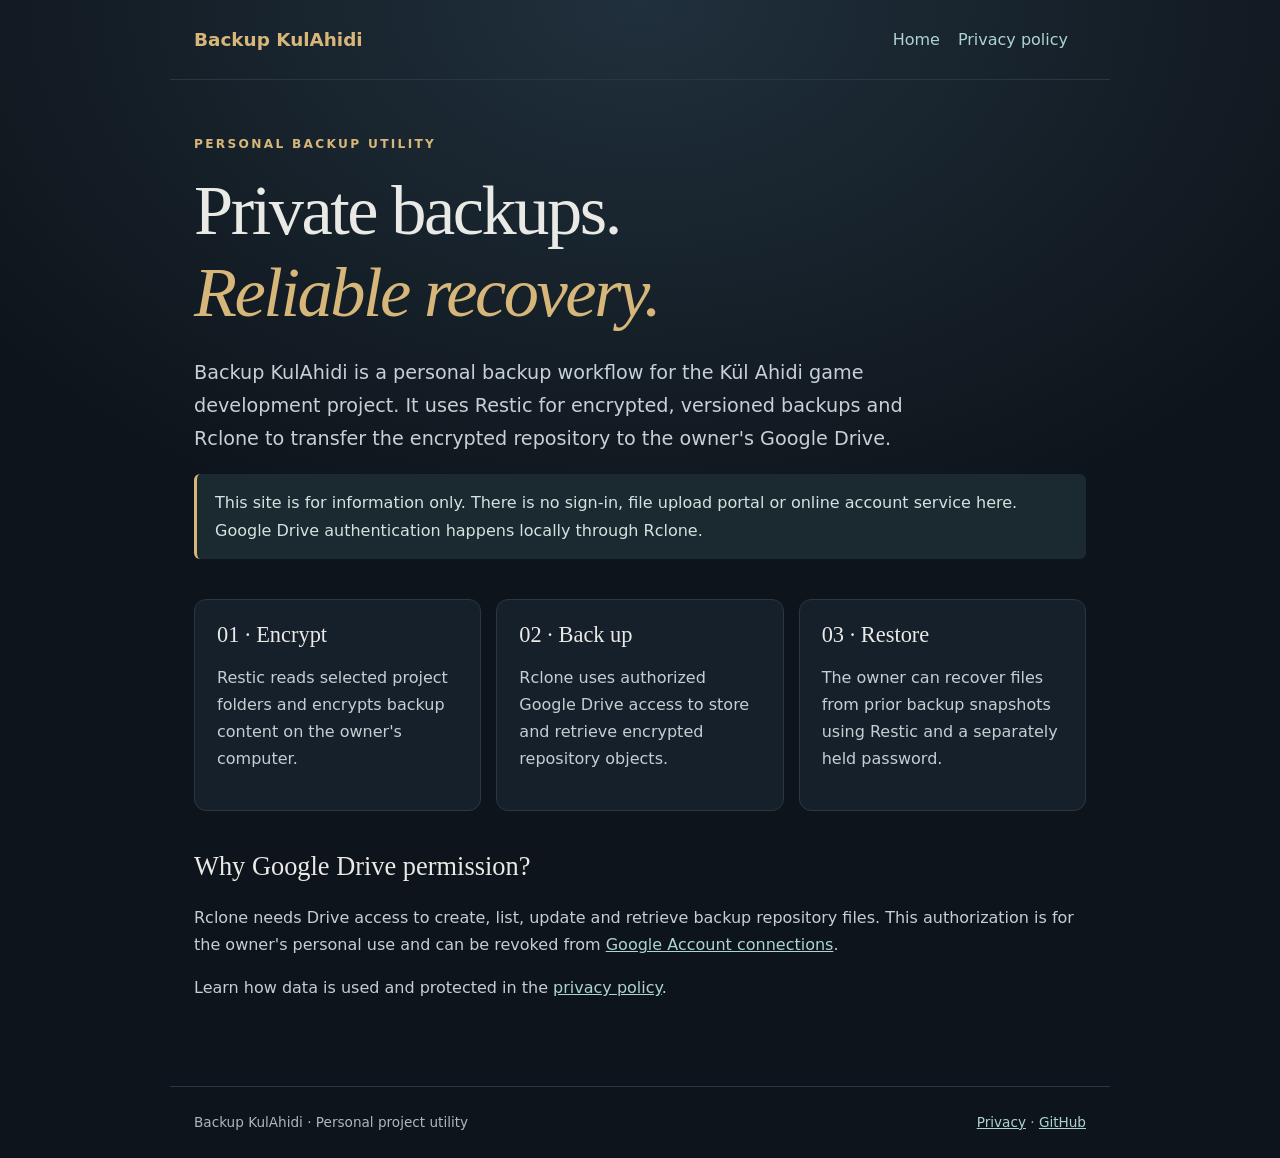
<file: index.html>
<!doctype html>
<html lang="en"><head><meta charset="utf-8"><meta name="viewport" content="width=device-width,initial-scale=1"><meta name="description" content="Backup KulAhidi is a personal encrypted backup workflow for the Kül Ahidi game development project."><title>Backup KulAhidi — Personal Backup Utility</title><link rel="stylesheet" href="styles.css"></head>
<body><header><a href="./"><strong>Backup KulAhidi</strong></a><nav><a href="./" aria-current="page">Home</a><a href="privacy.html">Privacy policy</a></nav></header>
<main><div class="eyebrow">PERSONAL BACKUP UTILITY</div><h1>Private backups.<br><em>Reliable recovery.</em></h1><p class="lead">Backup KulAhidi is a personal backup workflow for the Kül Ahidi game development project. It uses Restic for encrypted, versioned backups and Rclone to transfer the encrypted repository to the owner's Google Drive.</p>
<div class="note">This site is for information only. There is no sign-in, file upload portal or online account service here. Google Drive authentication happens locally through Rclone.</div>
<div class="grid"><section class="card"><h2>01 · Encrypt</h2><p>Restic reads selected project folders and encrypts backup content on the owner's computer.</p></section><section class="card"><h2>02 · Back up</h2><p>Rclone uses authorized Google Drive access to store and retrieve encrypted repository objects.</p></section><section class="card"><h2>03 · Restore</h2><p>The owner can recover files from prior backup snapshots using Restic and a separately held password.</p></section></div>
<h2>Why Google Drive permission?</h2><p>Rclone needs Drive access to create, list, update and retrieve backup repository files. This authorization is for the owner's personal use and can be revoked from <a href="https://myaccount.google.com/connections">Google Account connections</a>.</p><p>Learn how data is used and protected in the <a href="privacy.html">privacy policy</a>.</p></main><footer><span>Backup KulAhidi · Personal project utility</span><span><a href="privacy.html">Privacy</a> · <a href="https://github.com/KayraTU1">GitHub</a></span></footer></body></html>
</file>
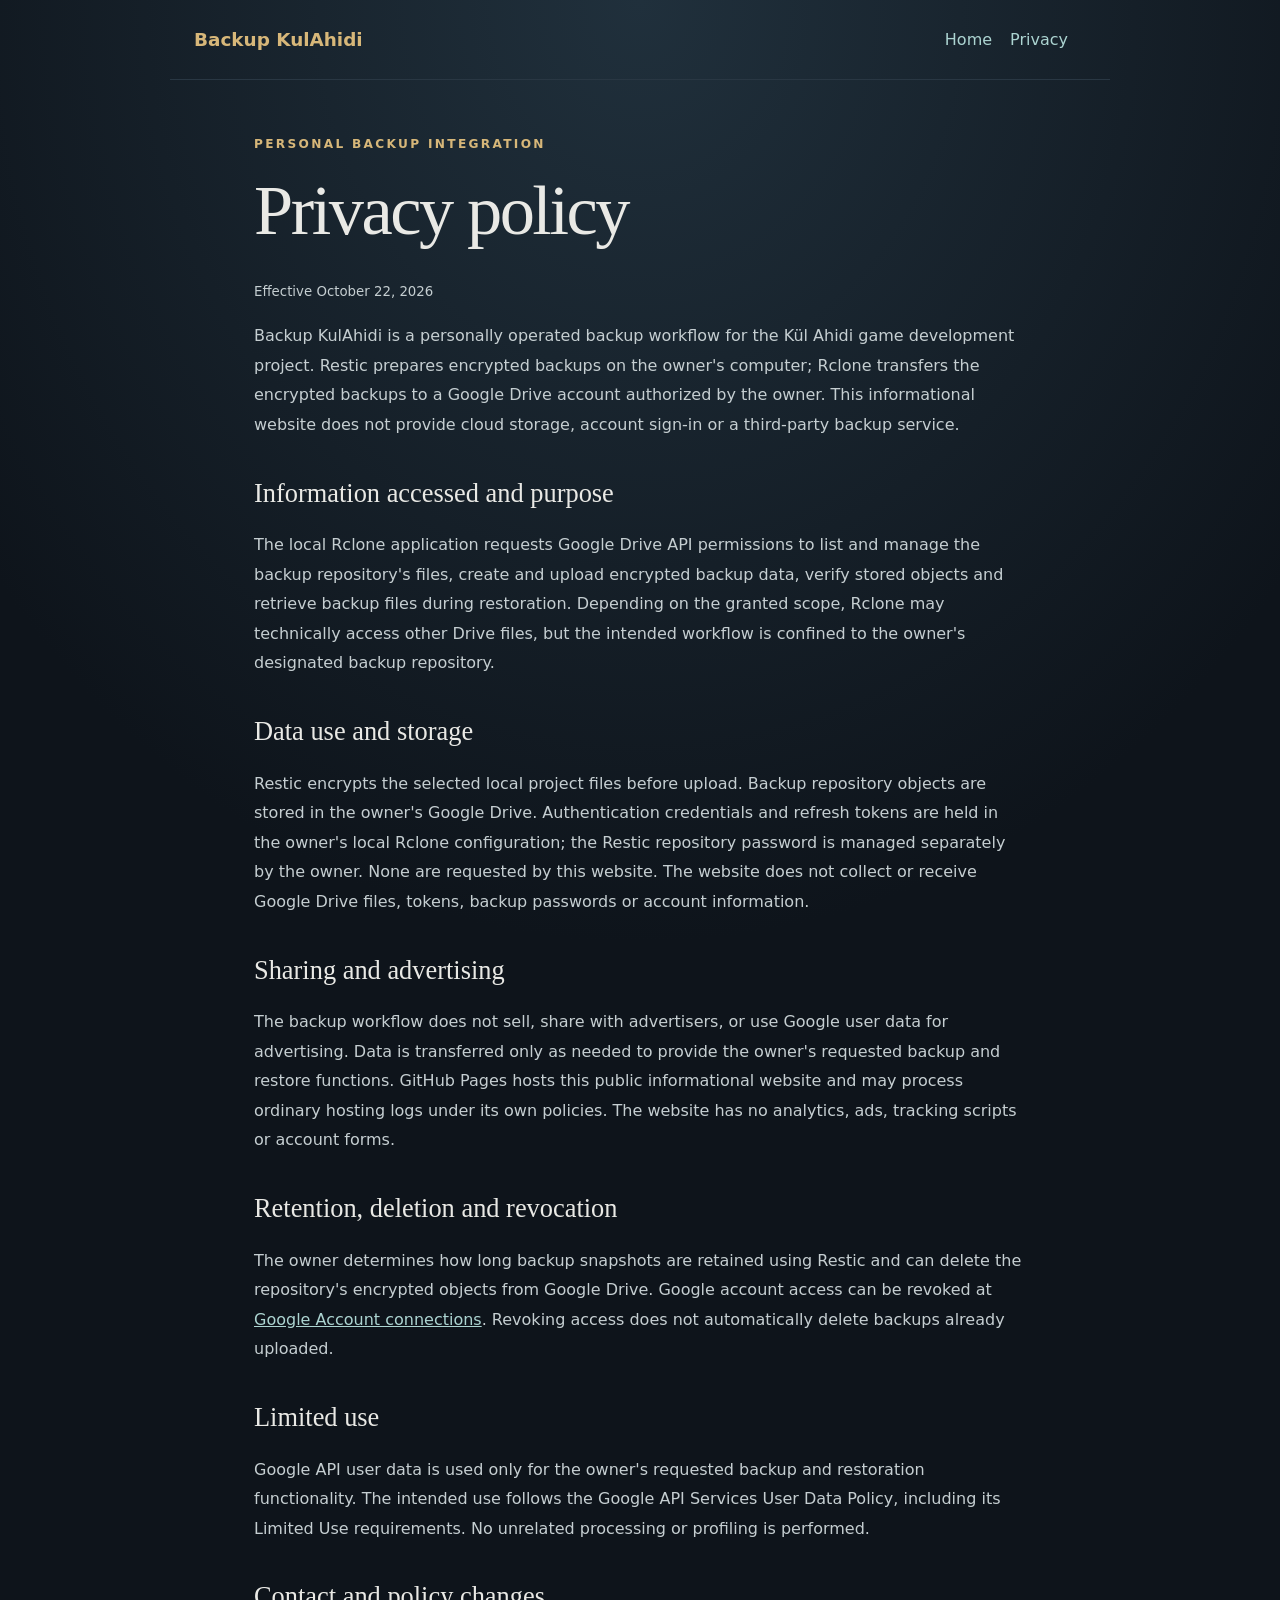
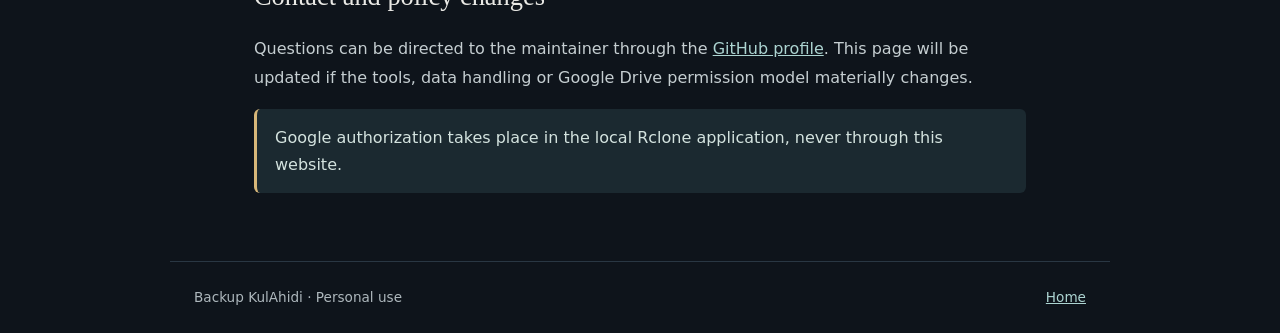
<file: privacy.html>
<!doctype html>
<html lang="en"><head><meta charset="utf-8"><meta name="viewport" content="width=device-width,initial-scale=1"><meta name="description" content="Privacy policy for Backup KulAhidi, a personal Google Drive backup integration."><title>Privacy Policy — Backup KulAhidi</title><link rel="stylesheet" href="styles.css"></head>
<body><header><a href="./"><strong>Backup KulAhidi</strong></a><nav><a href="./">Home</a><a href="privacy.html" aria-current="page">Privacy</a></nav></header><main class="policy"><div class="eyebrow">PERSONAL BACKUP INTEGRATION</div><h1>Privacy policy</h1><p><small>Effective October 22, 2026</small></p>
<p>Backup KulAhidi is a personally operated backup workflow for the Kül Ahidi game development project. Restic prepares encrypted backups on the owner's computer; Rclone transfers the encrypted backups to a Google Drive account authorized by the owner. This informational website does not provide cloud storage, account sign-in or a third-party backup service.</p>
<h2>Information accessed and purpose</h2><p>The local Rclone application requests Google Drive API permissions to list and manage the backup repository's files, create and upload encrypted backup data, verify stored objects and retrieve backup files during restoration. Depending on the granted scope, Rclone may technically access other Drive files, but the intended workflow is confined to the owner's designated backup repository.</p>
<h2>Data use and storage</h2><p>Restic encrypts the selected local project files before upload. Backup repository objects are stored in the owner's Google Drive. Authentication credentials and refresh tokens are held in the owner's local Rclone configuration; the Restic repository password is managed separately by the owner. None are requested by this website. The website does not collect or receive Google Drive files, tokens, backup passwords or account information.</p>
<h2>Sharing and advertising</h2><p>The backup workflow does not sell, share with advertisers, or use Google user data for advertising. Data is transferred only as needed to provide the owner's requested backup and restore functions. GitHub Pages hosts this public informational website and may process ordinary hosting logs under its own policies. The website has no analytics, ads, tracking scripts or account forms.</p>
<h2>Retention, deletion and revocation</h2><p>The owner determines how long backup snapshots are retained using Restic and can delete the repository's encrypted objects from Google Drive. Google account access can be revoked at <a href="https://myaccount.google.com/connections">Google Account connections</a>. Revoking access does not automatically delete backups already uploaded.</p>
<h2>Limited use</h2><p>Google API user data is used only for the owner's requested backup and restoration functionality. The intended use follows the Google API Services User Data Policy, including its Limited Use requirements. No unrelated processing or profiling is performed.</p>
<h2>Contact and policy changes</h2><p>Questions can be directed to the maintainer through the <a href="https://github.com/KayraTU1">GitHub profile</a>. This page will be updated if the tools, data handling or Google Drive permission model materially changes.</p>
<div class="note">Google authorization takes place in the local Rclone application, never through this website.</div></main><footer><span>Backup KulAhidi · Personal use</span><span><a href="./">Home</a></span></footer></body></html>
</file>
<file: styles.css>
:root{color-scheme:dark;--bg:#0e141b;--panel:#16202b;--line:#293743;--text:#e9e9e5;--muted:#aeb8bd;--accent:#d7b779;--link:#acd4d1}*{box-sizing:border-box}body{margin:0;background:radial-gradient(ellipse 85% 65% at top,#20303c 0%,var(--bg) 75%);font:16px/1.7 system-ui,-apple-system,"Segoe UI",sans-serif;color:var(--text)}a{color:var(--link)}header,main,footer{max-width:940px;margin:auto;padding:24px}header{display:flex;align-items:center;justify-content:space-between;gap:15px;border-bottom:1px solid var(--line)}header a{margin-right:18px;text-decoration:none}header strong{color:var(--accent);font-size:1.15rem}main{min-height:65vh;padding-top:54px;padding-bottom:68px}h1,h2{font-family:Georgia,serif;font-weight:400;line-height:1.16}h1{font-size:clamp(2.5rem,6vw,4.4rem);letter-spacing:-.035em;margin:15px 0 24px}h1 em{color:var(--accent)}h2{font-size:1.65rem;margin-top:38px}.eyebrow{font-size:.76rem;letter-spacing:.19em;color:var(--accent);font-weight:700}.lead{font-size:1.2rem;max-width:750px;color:#c7d1d4}.card{border:1px solid var(--line);background:var(--panel);border-radius:12px;padding:22px}.grid{display:grid;grid-template-columns:repeat(3,minmax(0,1fr));gap:15px;margin:40px 0}.card h2{font-size:1.4rem;margin:0 0 12px}.card p,p,li{color:#c5ced1}.note{border-left:3px solid var(--accent);padding:15px 18px;background:#1b2930;border-radius:6px;color:#d4e3df}.policy{max-width:820px}.policy p{line-height:1.85}footer{border-top:1px solid var(--line);display:flex;justify-content:space-between;gap:16px;color:var(--muted);font-size:.85rem}@media(max-width:680px){.grid{grid-template-columns:1fr}header,footer{flex-wrap:wrap}main{padding-top:32px}}
</file>
